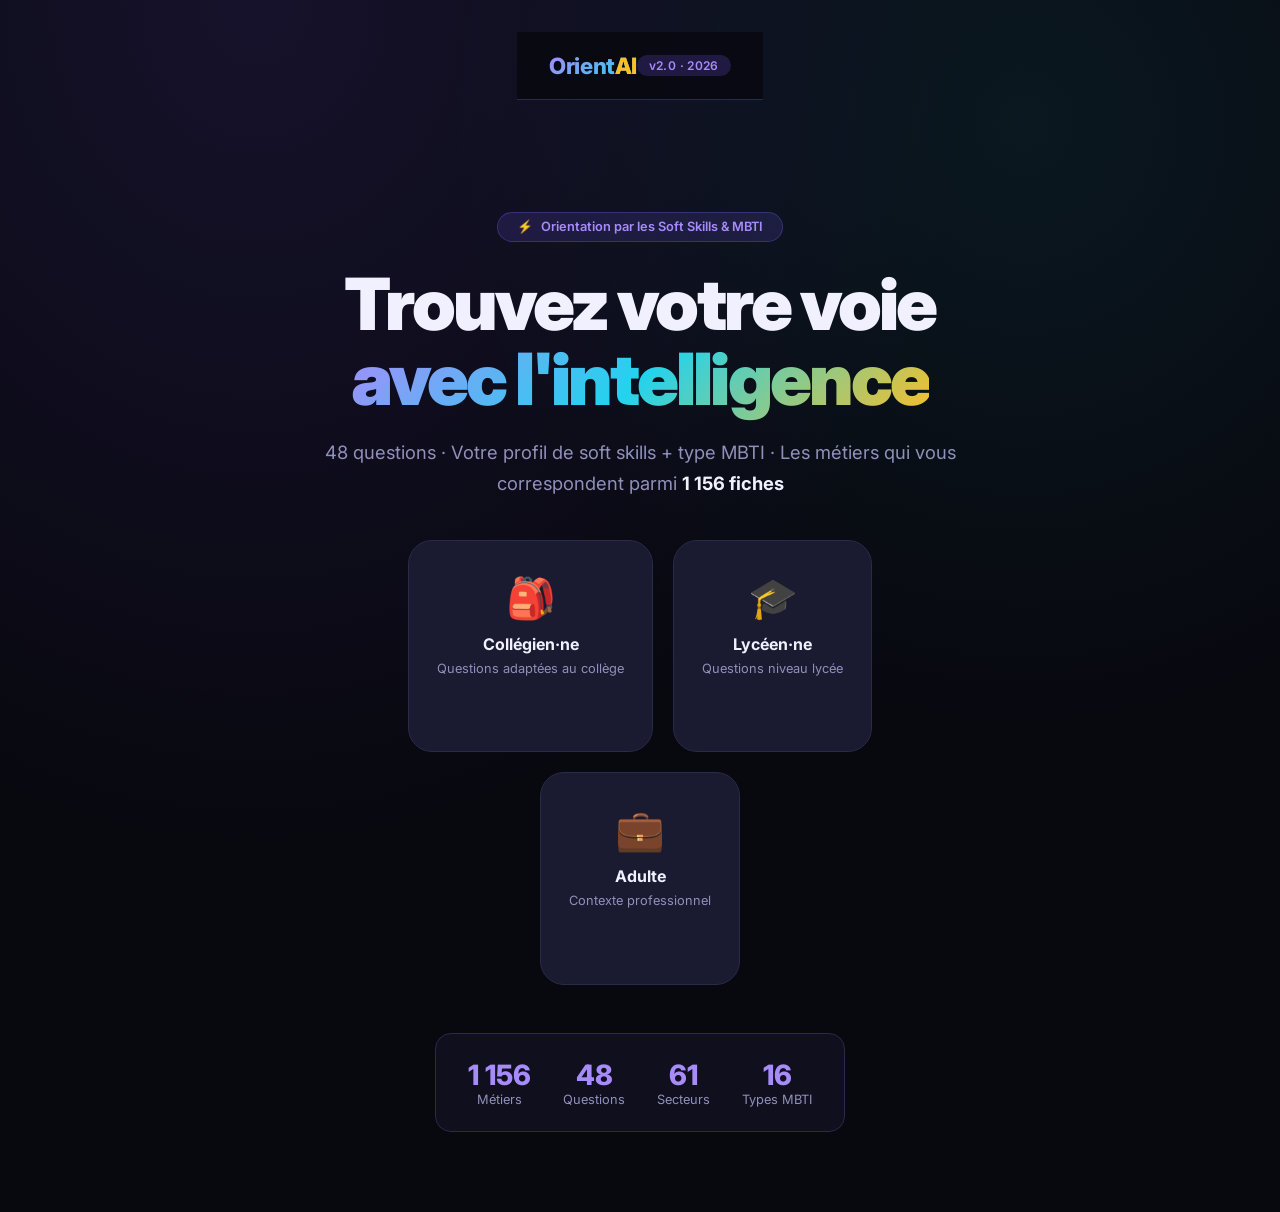
<file: OrientAI_v2_48questions.html>
<!DOCTYPE html>
<html lang="fr">
<head>
<meta charset="UTF-8"/>
<meta name="viewport" content="width=device-width, initial-scale=1.0"/>
<title>OrientAI — Votre orientation par les soft skills & le MBTI</title>
<meta name="description" content="Découvrez les métiers qui vous correspondent grâce à 48 questions sur vos soft skills et votre profil MBTI. 1170 métiers analysés."/>
<link rel="preconnect" href="https://fonts.googleapis.com"/>
<link href="https://fonts.googleapis.com/css2?family=Inter:wght@300;400;500;600;700;800;900&display=swap" rel="stylesheet"/>
<style>
/* ═══════════════════════════════════════════════
   DESIGN SYSTEM
═══════════════════════════════════════════════ */
:root{
  --bg:#08080f;
  --bg2:#0f0f1e;
  --bg3:#14142a;
  --card:#1a1a30;
  --card2:#20203a;
  --border:#2a2a4a;
  --text:#f0f0ff;
  --text2:#9090bb;
  --text3:#5050aa;
  --accent:#7c5cfc;
  --accent2:#a78bfa;
  --cyan:#22d3ee;
  --gold:#fbbf24;
  --green:#4ade80;
  --pink:#f472b6;
  --red:#f87171;
  --r:1rem;
  --r2:1.5rem;
  --shadow:0 24px 80px rgba(0,0,0,.6);
  --glow:0 0 40px rgba(124,92,252,.15);
}
*{box-sizing:border-box;margin:0;padding:0;}
html{font-size:16px;scroll-behavior:smooth;}
body{
  font-family:'Inter',sans-serif;
  background:var(--bg);
  color:var(--text);
  min-height:100vh;
  overflow-x:hidden;
  background-image:
    radial-gradient(ellipse at 20% 0%,rgba(124,92,252,.12) 0%,transparent 50%),
    radial-gradient(ellipse at 80% 10%,rgba(34,211,238,.08) 0%,transparent 40%);
}

/* ─── SCREEN SYSTEM ─── */
.screen{display:none;min-height:100vh;animation:fadeIn .4s ease;}
.screen.active{display:flex;flex-direction:column;}
@keyframes fadeIn{from{opacity:0;transform:translateY(12px);}to{opacity:1;transform:none;}}

/* ─── PARTICLES BG ─── */
.particles{position:fixed;inset:0;pointer-events:none;z-index:0;overflow:hidden;}
.particle{
  position:absolute;border-radius:50%;
  animation:float linear infinite;
  opacity:.04;
}
@keyframes float{0%{transform:translateY(100vh) rotate(0);}100%{transform:translateY(-10vh) rotate(360deg);}}

/* ─── GLASS CARD ─── */
.glass{
  background:rgba(26,26,48,.7);
  backdrop-filter:blur(20px);
  border:1px solid var(--border);
  border-radius:var(--r2);
  box-shadow:var(--shadow),var(--glow);
}

/* ─── BUTTONS ─── */
.btn{
  display:inline-flex;align-items:center;justify-content:center;gap:.5rem;
  padding:.85rem 2rem;border-radius:999px;border:none;cursor:pointer;
  font-family:'Inter',sans-serif;font-size:1rem;font-weight:600;
  transition:all .2s;text-decoration:none;
}
.btn-primary{
  background:linear-gradient(135deg,var(--accent) 0%,#5b4fcf 100%);
  color:#fff;box-shadow:0 8px 32px rgba(124,92,252,.35);
}
.btn-primary:hover{transform:translateY(-2px);box-shadow:0 12px 40px rgba(124,92,252,.5);}
.btn-ghost{background:transparent;color:var(--text2);border:1px solid var(--border);}
.btn-ghost:hover{background:var(--card);color:var(--text);}
.btn-sm{padding:.5rem 1.2rem;font-size:.875rem;}
.btn-icon{padding:.85rem;border-radius:50%;}

/* ─── NAV ─── */
.nav{
  display:flex;align-items:center;justify-content:space-between;
  padding:1.25rem 2rem;position:sticky;top:0;z-index:100;
  background:rgba(8,8,15,.8);backdrop-filter:blur(12px);
  border-bottom:1px solid var(--border);
}
.logo{
  font-size:1.4rem;font-weight:800;
  background:linear-gradient(135deg,var(--accent2),var(--cyan));
  -webkit-background-clip:text;-webkit-text-fill-color:transparent;
  letter-spacing:-.02em;
}
.logo span{color:var(--gold);-webkit-text-fill-color:var(--gold);}

/* ─── PROGRESS BAR ─── */
.progress-wrap{
  width:100%;height:6px;background:var(--bg3);border-radius:3px;overflow:hidden;
  margin:.75rem 0;
}
.progress-bar{
  height:100%;border-radius:3px;
  background:linear-gradient(90deg,var(--accent),var(--cyan));
  transition:width .4s cubic-bezier(.4,0,.2,1);
}

/* ─── TAGS ─── */
.tag{
  display:inline-block;padding:.2rem .75rem;border-radius:999px;
  font-size:.75rem;font-weight:600;letter-spacing:.03em;
}
.tag-accent{background:rgba(124,92,252,.2);color:var(--accent2);}
.tag-cyan{background:rgba(34,211,238,.15);color:var(--cyan);}
.tag-gold{background:rgba(251,191,36,.15);color:var(--gold);}
.tag-green{background:rgba(74,222,128,.15);color:var(--green);}
.tag-pink{background:rgba(244,114,182,.15);color:var(--pink);}

/* ═══════════════════════════════════════════════
   SCREEN 1 — ACCUEIL
═══════════════════════════════════════════════ */
#screen-accueil{
  align-items:center;justify-content:center;
  padding:2rem;text-align:center;gap:3rem;
}
.hero{max-width:680px;margin:0 auto;}
.hero-badge{
  display:inline-flex;align-items:center;gap:.5rem;
  padding:.4rem 1.2rem;border-radius:999px;
  background:rgba(124,92,252,.15);border:1px solid rgba(124,92,252,.3);
  font-size:.8rem;font-weight:600;color:var(--accent2);margin-bottom:1.5rem;
}
.hero h1{
  font-size:clamp(2.5rem,6vw,4.5rem);font-weight:900;
  line-height:1.05;letter-spacing:-.04em;margin-bottom:1.25rem;
}
.hero h1 .grad{
  background:linear-gradient(135deg,var(--accent2) 0%,var(--cyan) 50%,var(--gold) 100%);
  -webkit-background-clip:text;-webkit-text-fill-color:transparent;
}
.hero p{font-size:1.15rem;color:var(--text2);line-height:1.7;margin-bottom:2.5rem;}
.profile-cards{
  display:flex;gap:1.25rem;justify-content:center;flex-wrap:wrap;
}
.profile-card{
  padding:2rem 1.75rem;border-radius:var(--r2);cursor:pointer;
  border:1.5px solid var(--border);background:var(--card);
  transition:all .25s;text-align:center;min-width:160px;
  position:relative;overflow:hidden;
}
.profile-card::before{
  content:'';position:absolute;inset:0;
  background:var(--gradient,linear-gradient(135deg,var(--accent),var(--cyan)));
  opacity:0;transition:.25s;
}
.profile-card:hover::before{opacity:.08;}
.profile-card:hover{border-color:var(--accent);transform:translateY(-4px);box-shadow:0 20px 60px rgba(0,0,0,.4);}
.profile-card .icon{font-size:2.5rem;margin-bottom:.75rem;display:block;}
.profile-card h3{font-size:1rem;font-weight:700;margin-bottom:.25rem;}
.profile-card p{font-size:.8rem;color:var(--text2);}
.stats-row{
  display:flex;gap:2rem;justify-content:center;flex-wrap:wrap;
  padding:1.5rem 2rem;background:var(--bg2);border-radius:var(--r);
  border:1px solid var(--border);
}
.stat{text-align:center;}
.stat .n{font-size:1.75rem;font-weight:800;color:var(--accent2);}
.stat .l{font-size:.8rem;color:var(--text2);}

/* ═══════════════════════════════════════════════
   SCREEN 2 — QUIZ
═══════════════════════════════════════════════ */
#screen-quiz{padding:0;}
.quiz-header{
  padding:1rem 2rem;background:var(--bg2);border-bottom:1px solid var(--border);
}
.quiz-meta{display:flex;justify-content:space-between;align-items:center;margin-bottom:.5rem;}
.quiz-ss-label{
  font-size:.85rem;font-weight:700;color:var(--accent2);letter-spacing:.06em;text-transform:uppercase;
}
.quiz-counter{font-size:.85rem;color:var(--text3);}
.quiz-body{
  flex:1;display:flex;align-items:center;justify-content:center;
  padding:2rem;
}
.quiz-card{
  width:100%;max-width:700px;padding:2.5rem;
}
.question-sous-cat{
  font-size:.75rem;font-weight:600;color:var(--text3);
  text-transform:uppercase;letter-spacing:.08em;margin-bottom:.75rem;
}
.question-text{
  font-size:1.2rem;font-weight:600;line-height:1.6;
  margin-bottom:2rem;color:var(--text);
}
.options{display:grid;gap:.75rem;}
.option{
  display:flex;align-items:flex-start;gap:1rem;
  padding:1rem 1.25rem;border-radius:var(--r);
  border:1.5px solid var(--border);background:var(--card2);
  cursor:pointer;transition:all .2s;
}
.option:hover{border-color:var(--accent);background:rgba(124,92,252,.08);}
.option.selected{
  border-color:var(--accent);background:rgba(124,92,252,.15);
}
.option.correct{border-color:var(--green);background:rgba(74,222,128,.1);}
.option-letter{
  flex-shrink:0;width:2rem;height:2rem;border-radius:50%;
  display:flex;align-items:center;justify-content:center;
  font-size:.825rem;font-weight:700;
  background:var(--bg3);border:1px solid var(--border);
  color:var(--text2);transition:.2s;
}
.option.selected .option-letter{background:var(--accent);border-color:var(--accent);color:#fff;}
.option-text{font-size:.95rem;line-height:1.5;color:var(--text2);}

.quiz-nav{display:flex;justify-content:space-between;align-items:center;margin-top:2rem;}

/* ═══════════════════════════════════════════════
   SCREEN 3 — PROFIL
═══════════════════════════════════════════════ */
#screen-profil{padding:2rem;gap:2rem;align-items:center;}
.profil-wrap{width:100%;max-width:800px;}
.profil-header{margin-bottom:2rem;text-align:center;}
.profil-header h2{font-size:2rem;font-weight:800;margin-bottom:.5rem;}

.mbti-box{
  display:flex;gap:.75rem;flex-wrap:wrap;justify-content:center;
  margin:1.25rem 0;
}
.mbti-letter{
  width:70px;height:70px;border-radius:var(--r);
  display:flex;flex-direction:column;align-items:center;justify-content:center;gap:.2rem;
  font-size:2rem;font-weight:900;
  background:linear-gradient(135deg,var(--accent),#5b4fcf);
  box-shadow:0 8px 24px rgba(124,92,252,.3);
}
.mbti-letter small{font-size:.6rem;font-weight:500;opacity:.7;text-transform:uppercase;}

.mbti-desc{
  padding:1rem 1.5rem;border-radius:var(--r);
  background:rgba(124,92,252,.1);border:1px solid rgba(124,92,252,.2);
  font-size:.9rem;color:var(--text2);text-align:center;margin-bottom:1.5rem;
}

.ss-bars{display:grid;gap:.875rem;margin-bottom:2rem;}
.ss-bar-item{}
.ss-bar-header{
  display:flex;justify-content:space-between;align-items:center;
  margin-bottom:.4rem;
}
.ss-bar-name{font-size:.875rem;font-weight:600;}
.ss-bar-level{
  font-size:.75rem;font-weight:700;padding:.15rem .6rem;border-radius:999px;
}
.ss-bar-bg{height:8px;background:var(--bg3);border-radius:4px;overflow:hidden;}
.ss-bar-fill{height:100%;border-radius:4px;transition:width .8s cubic-bezier(.4,0,.2,1);}
.level-1 .ss-bar-fill{background:linear-gradient(90deg,#f87171,#fbbf24);}
.level-2 .ss-bar-fill{background:linear-gradient(90deg,#fbbf24,#4ade80);}
.level-3 .ss-bar-fill{background:linear-gradient(90deg,#4ade80,#22d3ee);}
.level-1 .ss-bar-level{background:rgba(248,113,113,.15);color:#f87171;}
.level-2 .ss-bar-level{background:rgba(251,191,36,.15);color:#fbbf24;}
.level-3 .ss-bar-level{background:rgba(74,222,128,.15);color:#4ade80;}

.filters-section{margin-bottom:1.5rem;}
.filters-section h3{font-size:.875rem;font-weight:700;color:var(--text2);text-transform:uppercase;letter-spacing:.08em;margin-bottom:.75rem;}
.filters-grid{display:flex;gap:.5rem;flex-wrap:wrap;}
.filter-select{
  background:var(--card2);border:1px solid var(--border);
  color:var(--text);border-radius:.5rem;padding:.5rem 1rem;
  font-family:'Inter',sans-serif;font-size:.875rem;cursor:pointer;
  flex:1;min-width:200px;
}
.filter-select:focus{outline:none;border-color:var(--accent);}

/* ═══════════════════════════════════════════════
   SCREEN 4 — LOADING
═══════════════════════════════════════════════ */
#screen-loading{
  align-items:center;justify-content:center;gap:2rem;text-align:center;
}
.spinner-wrap{position:relative;width:100px;height:100px;}
.spinner{
  width:100px;height:100px;border-radius:50%;
  border:3px solid var(--border);
  border-top-color:var(--accent);
  border-right-color:var(--cyan);
  animation:spin 1s linear infinite;
}
.spinner-inner{
  position:absolute;inset:12px;border-radius:50%;
  border:3px solid transparent;
  border-top-color:var(--gold);
  animation:spin .7s linear infinite reverse;
}
@keyframes spin{to{transform:rotate(360deg);}}
.loading-text{font-size:1.1rem;font-weight:600;color:var(--text2);}
.loading-dots span{animation:blink 1.4s infinite;display:inline-block;}
.loading-dots span:nth-child(2){animation-delay:.2s;}
.loading-dots span:nth-child(3){animation-delay:.4s;}
@keyframes blink{0%,80%,100%{opacity:.3;}40%{opacity:1;}}

/* ═══════════════════════════════════════════════
   SCREEN 5 — RÉSULTATS
═══════════════════════════════════════════════ */
#screen-resultats{padding:1.5rem 1rem;}
.resultats-header{text-align:center;padding:1.5rem;margin-bottom:1.5rem;}
.resultats-header h2{font-size:1.75rem;font-weight:800;margin-bottom:.5rem;}
.resultats-header p{color:var(--text2);font-size:.95rem;}
.resultats-grid{
  display:grid;
  grid-template-columns:repeat(auto-fill,minmax(320px,1fr));
  gap:1rem;
  max-width:1200px;margin:0 auto 2rem;
}
.metier-card{
  padding:1.25rem 1.5rem;border-radius:var(--r);
  border:1.5px solid var(--border);background:var(--card);
  transition:all .2s;position:relative;overflow:hidden;
}
.metier-card::before{
  content:'';position:absolute;left:0;top:0;bottom:0;width:4px;
  background:linear-gradient(180deg,var(--accent),var(--cyan));
  border-radius:2px 0 0 2px;
}
.metier-card:hover{border-color:var(--accent);transform:translateY(-2px);box-shadow:0 12px 40px rgba(0,0,0,.3);}
.metier-rank{
  position:absolute;top:1rem;right:1rem;
  font-size:.75rem;font-weight:700;color:var(--text3);
}
.metier-score{
  font-size:2rem;font-weight:900;
  line-height:1;margin-bottom:.25rem;
}
.metier-score.s-high{color:var(--green);}
.metier-score.s-mid{color:var(--gold);}
.metier-score.s-low{color:var(--text2);}
.metier-name{font-size:1rem;font-weight:700;margin-bottom:.5rem;line-height:1.3;}
.metier-tags{display:flex;gap:.4rem;flex-wrap:wrap;margin-bottom:.75rem;}
.metier-actions{display:flex;gap:.5rem;align-items:center;margin-top:.75rem;}
.metier-desc{
  font-size:.8rem;color:var(--text2);line-height:1.5;
  margin-bottom:.5rem;
  display:-webkit-box;-webkit-line-clamp:2;-webkit-box-orient:vertical;overflow:hidden;
}
.btn-onisep{
  font-size:.75rem;padding:.35rem .9rem;
  background:rgba(34,211,238,.1);color:var(--cyan);border:1px solid rgba(34,211,238,.2);
  border-radius:999px;text-decoration:none;font-weight:600;
  transition:.2s;display:inline-flex;align-items:center;gap:.3rem;
}
.btn-onisep:hover{background:rgba(34,211,238,.2);}
.no-lien{font-size:.75rem;color:var(--text3);}

/* ─── RESPONSIVE ─── */
@media(max-width:600px){
  .profile-cards{flex-direction:column;align-items:center;}
  .profile-card{width:100%;max-width:320px;}
  .mbti-letter{width:55px;height:55px;font-size:1.5rem;}
  .quiz-card{padding:1.5rem;}
  .question-text{font-size:1rem;}
  .resultats-grid{grid-template-columns:1fr;}
}

/* ─── SCROLLBAR ─── */
::-webkit-scrollbar{width:6px;}
::-webkit-scrollbar-track{background:var(--bg);}
::-webkit-scrollbar-thumb{background:var(--border);border-radius:3px;}
::-webkit-scrollbar-thumb:hover{background:var(--text3);}

/* ─── CHIP FILTER ACTIVE ─── */
.filter-chip{
  padding:.4rem 1rem;border-radius:999px;font-size:.8rem;font-weight:600;
  border:1px solid var(--border);background:var(--card2);color:var(--text2);
  cursor:pointer;transition:.2s;
}
.filter-chip.active{background:rgba(124,92,252,.2);border-color:var(--accent);color:var(--accent2);}
.filter-chip:hover{border-color:var(--accent);}

/* ─── PROFIL SUMMARY ─── */
.profil-summary-bar{
  display:flex;flex-wrap:wrap;gap:.75rem;justify-content:center;margin-bottom:1.5rem;
}
</style>
</head>
<body>

<!-- PARTICLES -->
<div class="particles" id="particles"></div>

<!-- ═══════════════════════════════════
     SCREEN 1 — ACCUEIL
═══════════════════════════════════ -->
<section class="screen active" id="screen-accueil">
  <nav class="nav">
    <div class="logo">Orient<span>AI</span></div>
    <div class="tag tag-accent">v2.0 · 2026</div>
  </nav>

  <div class="hero" style="padding:4rem 1.5rem 0;">
    <div class="hero-badge">
      <span>⚡</span>
      Orientation par les Soft Skills & MBTI
    </div>
    <h1>Trouvez votre voie<br/><span class="grad">avec l'intelligence</span></h1>
    <p>48 questions · Votre profil de soft skills + type MBTI · Les métiers qui vous correspondent parmi <strong style="color:var(--text)">1 156 fiches</strong></p>

    <div class="profile-cards">
      <div class="profile-card" onclick="startQuiz('college')" style="--gradient:linear-gradient(135deg,#f472b6,#a78bfa)">
        <span class="icon">🎒</span>
        <h3>Collégien·ne</h3>
        <p>Questions adaptées au collège</p>
      </div>
      <div class="profile-card" onclick="startQuiz('lycee')" style="--gradient:linear-gradient(135deg,#7c5cfc,#22d3ee)">
        <span class="icon">🎓</span>
        <h3>Lycéen·ne</h3>
        <p>Questions niveau lycée</p>
      </div>
      <div class="profile-card" onclick="startQuiz('adulte')" style="--gradient:linear-gradient(135deg,#fbbf24,#f97316)">
        <span class="icon">💼</span>
        <h3>Adulte</h3>
        <p>Contexte professionnel</p>
      </div>
    </div>
  </div>

  <div class="stats-row" style="max-width:520px;margin:0 auto 3rem;">
    <div class="stat"><div class="n" id="stat-metiers">1 156</div><div class="l">Métiers</div></div>
    <div class="stat"><div class="n">48</div><div class="l">Questions</div></div>
    <div class="stat"><div class="n">61</div><div class="l">Secteurs</div></div>
    <div class="stat"><div class="n">16</div><div class="l">Types MBTI</div></div>
  </div>
</section>

<!-- ═══════════════════════════════════
     SCREEN 2 — QUIZ
═══════════════════════════════════ -->
<section class="screen" id="screen-quiz">
  <div class="quiz-header">
    <div class="quiz-meta">
      <span class="quiz-ss-label" id="quiz-ss-label">Communication</span>
      <span class="quiz-counter" id="quiz-counter">Question 1/48</span>
    </div>
    <div class="progress-wrap"><div class="progress-bar" id="quiz-progress" style="width:0%"></div></div>
  </div>

  <div class="quiz-body">
    <div class="quiz-card glass">
      <div class="question-sous-cat" id="q-sous-cat"></div>
      <div class="question-text" id="q-text">Question en cours de chargement…</div>
      <div class="options" id="q-options"></div>
      <div class="quiz-nav">
        <button class="btn btn-ghost btn-sm" id="btn-prev" onclick="prevQuestion()">← Précédent</button>
        <button class="btn btn-primary btn-sm" id="btn-next" onclick="nextQuestion()" style="display:none">Suivant →</button>
      </div>
    </div>
  </div>
</section>

<!-- ═══════════════════════════════════
     SCREEN 3 — PROFIL
═══════════════════════════════════ -->
<section class="screen" id="screen-profil">
  <nav class="nav">
    <div class="logo">Orient<span>AI</span></div>
    <button class="btn btn-ghost btn-sm" onclick="showScreen('screen-accueil')">⟵ Accueil</button>
  </nav>

  <div class="profil-wrap">
    <div class="profil-header glass" style="padding:2rem;border-radius:var(--r2);margin-bottom:2rem;">
      <p style="font-size:.8rem;color:var(--text3);text-transform:uppercase;letter-spacing:.08em;margin-bottom:.5rem;">Votre profil</p>
      <h2 id="profil-titre">Mon profil OrientAI</h2>

      <div class="mbti-box" id="mbti-box"></div>
      <div class="mbti-desc" id="mbti-desc"></div>

      <div class="ss-bars" id="ss-bars"></div>
    </div>

    <div class="glass" style="padding:1.5rem;border-radius:var(--r2);margin-bottom:1.5rem;">
      <div class="filters-section">
        <h3>🎯 Filtrer les résultats (optionnel)</h3>
        <div class="filters-grid" style="margin-bottom:1rem;">
          <select class="filter-select" id="filter-secteur">
            <option value="">Tous les secteurs</option>
          </select>
          <select class="filter-select" id="filter-niveau">
            <option value="">Tous les niveaux</option>
            <option>Opérationnel</option>
            <option>Manager</option>
            <option>Responsable</option>
            <option>Directeur</option>
            <option>PDG / Dirigeant</option>
            <option>Entrepreneur</option>
          </select>
        </div>
      </div>

      <button class="btn btn-primary" onclick="lancerMatching()" style="width:100%;font-size:1.05rem;padding:1rem;">
        🚀 Voir mes métiers
      </button>
    </div>
  </div>
</section>

<!-- ═══════════════════════════════════
     SCREEN 4 — LOADING
═══════════════════════════════════ -->
<section class="screen" id="screen-loading">
  <div class="spinner-wrap">
    <div class="spinner"></div>
    <div class="spinner-inner"></div>
  </div>
  <div class="loading-text">Calcul de votre profil <span class="loading-dots"><span>.</span><span>.</span><span>.</span></span></div>
  <p style="color:var(--text3);font-size:.875rem;">Analyse de 1 156 métiers en cours</p>
</section>

<!-- ═══════════════════════════════════
     SCREEN 5 — RÉSULTATS
═══════════════════════════════════ -->
<section class="screen" id="screen-resultats">
  <nav class="nav" style="position:sticky;top:0;">
    <div class="logo">Orient<span>AI</span></div>
    <div style="display:flex;gap:.75rem;align-items:center;">
      <div class="tag tag-accent" id="res-mbti-tag">INTJ</div>
      <button class="btn btn-ghost btn-sm" onclick="showScreen('screen-profil')">← Modifier</button>
      <button class="btn btn-primary btn-sm" onclick="recommencer()">↺ Recommencer</button>
    </div>
  </nav>

  <div class="resultats-header">
    <h2>Vos métiers compatibles</h2>
    <p id="res-subtitle">Top 30 métiers calculés sur votre profil</p>
  </div>

  <!-- Profil summary chips -->
  <div class="profil-summary-bar" id="res-summary"></div>

  <div class="resultats-grid" id="resultats-grid"></div>

  <div style="text-align:center;padding:2rem;">
    <button class="btn btn-primary" onclick="recommencer()">↺ Nouveau questionnaire</button>
  </div>
</section>

<!-- DATA EXTERNE -->
<script src="orientai_data.js"></script>

<script>
/* ═══════════════════════════════════════════════
   ÉTAT GLOBAL
═══════════════════════════════════════════════ */
let mode = null;        // 'lycee'|'adulte'|'college'
let questions = [];     // questions actives
let currentQ = 0;
let answers = {};       // {idx: 0..3}
let computedSS = [];    // [1..3]×8
let computedMBTI = '';  // 'INTJ'

const SS_LABELS = ["Communication","Esprit critique","Éthique","Intelligence émotionnelle","Intelligence sociale","Management de projet","Management d'équipe","Organisation"];

const MBTI_DESCS = {
  INTJ:"Architecte — Visionnaire logique, stratège indépendant.",
  INTP:"Logicien — Penseur analytique, curieux et inventif.",
  ENTJ:"Commandant — Leader charismatique, décideur et organisateur.",
  ENTP:"Innovateur — Débateur créatif, aimant résoudre des problèmes.",
  INFJ:"Avocat — Idéaliste inspirant, empathique et déterminé.",
  INFP:"Médiateur — Rêveur créatif, guidé par ses valeurs profondes.",
  ENFJ:"Protagoniste — Leader chaleureux, empathique et convaincant.",
  ENFP:"Animateur — Enthousiaste créatif, aimant les connexions.",
  ISTJ:"Logisticien — Fiable, méthodique, sens du devoir.",
  ISFJ:"Défenseur — Dévoué, attentionné, protecteur des traditions.",
  ESTJ:"Dirigeant — Organisateur efficace, autorité et structure.",
  ESFJ:"Consul — Social, attentif aux autres, sens de l'harmonie.",
  ISTP:"Virtuose — Pragmatique curieux, maître de la mécanique.",
  ISFP:"Aventurier — Artiste sensible, spontané et ouvert.",
  ESTP:"Entrepreneur — Dynamique, pragmatique, aime l'action.",
  ESFP:"Animateur scène — Spontané, enthousiaste, aime le plaisir."
};

/* ═══════════════════════════════════════════════
   PARTICLES
═══════════════════════════════════════════════ */
(function initParticles(){
  const c=document.getElementById('particles');
  const colors=['#7c5cfc','#22d3ee','#fbbf24','#a78bfa'];
  for(let i=0;i<18;i++){
    const p=document.createElement('div');
    p.className='particle';
    const sz=Math.random()*6+3;
    p.style.cssText=`
      width:${sz}px;height:${sz}px;
      background:${colors[i%colors.length]};
      left:${Math.random()*100}%;
      animation-duration:${Math.random()*25+15}s;
      animation-delay:${Math.random()*15}s;
    `;
    c.appendChild(p);
  }
})();

/* ═══════════════════════════════════════════════
   NAVIGATION
═══════════════════════════════════════════════ */
function showScreen(id){
  document.querySelectorAll('.screen').forEach(s=>s.classList.remove('active'));
  document.getElementById(id).classList.add('active');
  window.scrollTo(0,0);
}

/* ═══════════════════════════════════════════════
   QUIZ
═══════════════════════════════════════════════ */
function startQuiz(m){
  mode=m;
  questions=(m==='college')?ORIENTAI_Q_COLLEGE:ORIENTAI_Q_LYCEE;
  // Déduplique / nettoie
  questions=questions.filter(q=>q.q&&q.a&&q.a.length===4);
  currentQ=0;
  answers={};
  showScreen('screen-quiz');
  renderQuestion();
}

function renderQuestion(){
  const q=questions[currentQ];
  if(!q) return;

  const total=questions.length;
  document.getElementById('quiz-counter').textContent=`Question ${currentQ+1}/${total}`;
  document.getElementById('quiz-progress').style.width=`${(currentQ/total)*100}%`;
  document.getElementById('quiz-ss-label').textContent=SS_LABELS[q.ss]||'';
  document.getElementById('q-sous-cat').textContent=q.sous_cat||'';
  document.getElementById('q-text').textContent=q.q;

  const opts=document.getElementById('q-options');
  opts.innerHTML='';
  ['A','B','C','D'].forEach((letter,i)=>{
    const div=document.createElement('div');
    div.className='option'+(answers[currentQ]===i?' selected':'');
    div.id=`opt-${i}`;
    div.innerHTML=`
      <div class="option-letter">${letter}</div>
      <div class="option-text">${q.a[i]||''}</div>
    `;
    div.onclick=()=>selectOption(i);
    opts.appendChild(div);
  });

  document.getElementById('btn-prev').style.display=currentQ===0?'none':'';
  document.getElementById('btn-next').style.display=answers[currentQ]!==undefined?'':'none';
}

function selectOption(i){
  answers[currentQ]=i;
  document.querySelectorAll('.option').forEach((el,idx)=>{
    el.classList.toggle('selected',idx===i);
  });
  document.getElementById('btn-next').style.display='';

  // Auto-avance après 300ms
  setTimeout(()=>{
    if(currentQ<questions.length-1){
      currentQ++;
      renderQuestion();
    } else {
      computeResults();
    }
  },320);
}

function nextQuestion(){
  if(currentQ<questions.length-1){currentQ++;renderQuestion();}
  else computeResults();
}

function prevQuestion(){
  if(currentQ>0){currentQ--;renderQuestion();}
}

/* ═══════════════════════════════════════════════
   CALCUL SS + MBTI
═══════════════════════════════════════════════ */
function computeResults(){
  showScreen('screen-loading');

  setTimeout(()=>{
    // SS scores
    const ssRaw=[0,0,0,0,0,0,0,0];
    const ssMax=[0,0,0,0,0,0,0,0];

    questions.forEach((q,i)=>{
      const ans=answers[i];
      if(ans===undefined) return;
      const idx=q.ss;
      if(idx===undefined||idx<0||idx>7) return;

      ssMax[idx]+=2;

      let pts=0;
      if(q.scoring==='normal'){
        if(ans===0) pts=2;
        else if(ans===1) pts=1;
      } else {
        if(ans===2) pts=2;
        else if(ans===3) pts=1;
      }
      ssRaw[idx]+=pts;
    });

    // Normalise en niveau 1/2/3
    computedSS=ssRaw.map((raw,i)=>{
      const max=ssMax[i]||1;
      const pct=raw/max;
      if(pct>=0.65) return 3;
      if(pct>=0.35) return 2;
      return 1;
    });

    // MBTI
    const mbtiCounts={E:0,I:0,S:0,N:0,T:0,F:0,J:0,P:0};
    questions.forEach((q,i)=>{
      const ans=answers[i];
      if(ans===undefined||!q.mbti) return;
      const dim=q.mbti; // 'EI','SN','TF','JP'
      if(!dim) return;

      let letter=null;
      // Normal: A=first letter, B=second letter du couple
      // Inversé: C=second, D=first (ou inverse)
      const [l1,l2]=dim.split('');
      if(q.scoring==='normal'){
        if(ans===0||ans===1) letter=l1;
        else letter=l2;
      } else {
        if(ans===2||ans===3) letter=l1;
        else letter=l2;
      }
      if(letter && mbtiCounts[letter]!==undefined) mbtiCounts[letter]++;
    });

    computedMBTI=
      (mbtiCounts.E>=mbtiCounts.I?'E':'I')+
      (mbtiCounts.S>=mbtiCounts.N?'S':'N')+
      (mbtiCounts.T>=mbtiCounts.F?'T':'F')+
      (mbtiCounts.J>=mbtiCounts.P?'J':'P');

    renderProfil();
    showScreen('screen-profil');
  }, 1200);
}

/* ═══════════════════════════════════════════════
   PROFIL
═══════════════════════════════════════════════ */
function renderProfil(){
  // MBTI
  document.getElementById('profil-titre').textContent=
    `Profil ${computedMBTI} — ${MBTI_DESCS[computedMBTI]?.split('—')[0]?.trim()||computedMBTI}`;

  const mbtiBox=document.getElementById('mbti-box');
  mbtiBox.innerHTML='';
  const lbels={0:'Énergie',1:'Info',2:'Décision',3:'Action'};
  computedMBTI.split('').forEach((l,i)=>{
    mbtiBox.innerHTML+=`<div class="mbti-letter">${l}<small>${lbels[i]||''}</small></div>`;
  });

  document.getElementById('mbti-desc').textContent=
    MBTI_DESCS[computedMBTI]||'Profil MBTI calculé depuis vos réponses.';

  // SS bars
  const ssContainer=document.getElementById('ss-bars');
  ssContainer.innerHTML='';
  const levelLabels=['','Peu nécessaire','Nécessaire','Absolument nécessaire'];
  const pcts=[0,33,66,100];
  computedSS.forEach((lv,i)=>{
    const pct=pcts[lv]||0;
    ssContainer.innerHTML+=`
      <div class="ss-bar-item level-${lv}">
        <div class="ss-bar-header">
          <span class="ss-bar-name">${SS_LABELS[i]}</span>
          <span class="ss-bar-level">${levelLabels[lv]||lv}</span>
        </div>
        <div class="ss-bar-bg">
          <div class="ss-bar-fill" style="width:${pct}%"></div>
        </div>
      </div>
    `;
  });

  // Populate sector filter
  const secteurs=new Set();
  ORIENTAI_METIERS.forEach(m=>{
    if(m.s) m.s.split(' ; ').forEach(s=>secteurs.add(s.trim()));
  });
  const sel=document.getElementById('filter-secteur');
  sel.innerHTML='<option value="">Tous les secteurs</option>';
  [...secteurs].sort().forEach(s=>{
    sel.innerHTML+=`<option value="${s}">${s}</option>`;
  });

  document.getElementById('stat-metiers').textContent=ORIENTAI_METIERS.length.toLocaleString('fr');
}

/* ═══════════════════════════════════════════════
   MATCHING
═══════════════════════════════════════════════ */
function computeScore(ss_user, mbti_user, metier){
  // SS score (70%)
  let ss_score=0;
  for(let i=0;i<8;i++){
    const diff=Math.abs(ss_user[i]-metier.ss[i]);
    if(diff===0) ss_score+=3;
    else if(diff===1) ss_score+=1.5;
  }
  const ss_pct=ss_score/(8*3);

  // MBTI bonus (30%)
  const m_mbti=metier.mbti||'';
  let mbti_match=0;
  for(let i=0;i<4;i++){
    if(mbti_user[i]&&m_mbti[i]&&mbti_user[i]===m_mbti[i]) mbti_match++;
  }
  const mbti_pct=mbti_match/4;

  return Math.round((ss_pct*0.7+mbti_pct*0.3)*100);
}

function lancerMatching(){
  showScreen('screen-loading');

  const filterSecteur=document.getElementById('filter-secteur').value;
  const filterNiveau=document.getElementById('filter-niveau').value;

  setTimeout(()=>{
    let pool=[...ORIENTAI_METIERS];

    // Filtres
    if(filterSecteur){
      pool=pool.filter(m=>m.s&&m.s.split(' ; ').map(s=>s.trim()).includes(filterSecteur));
    }
    if(filterNiveau){
      pool=pool.filter(m=>m.n&&m.n.trim()===filterNiveau);
    }

    // Déduplique par nom (case insensitive)
    const seen=new Set();
    pool=pool.filter(m=>{
      const k=m.m.toLowerCase().trim();
      if(seen.has(k)) return false;
      seen.add(k);
      return true;
    });

    // Score
    const scored=pool.map(m=>({
      ...m,
      score:computeScore(computedSS,computedMBTI,m)
    }));

    // Tri décroissant
    scored.sort((a,b)=>b.score-a.score);

    // Top 30
    const top30=scored.slice(0,30);

    renderResultats(top30, filterSecteur, filterNiveau);
    showScreen('screen-resultats');
  }, 1200);
}

/* ═══════════════════════════════════════════════
   RÉSULTATS
═══════════════════════════════════════════════ */
function renderResultats(metiers, secteur, niveau){
  document.getElementById('res-mbti-tag').textContent=computedMBTI;

  const subtitle = metiers.length===0
    ? 'Aucun métier trouvé avec ces filtres — essayez sans filtre'
    : `${metiers.length} métier${metiers.length>1?'s':''} compatibles${secteur?' dans '+secteur:''}`;
  document.getElementById('res-subtitle').textContent=subtitle;

  // Summary chips
  const summary=document.getElementById('res-summary');
  summary.innerHTML=`<div class="tag tag-accent">MBTI : ${computedMBTI}</div>`;
  computedSS.forEach((lv,i)=>{
    const cols=['tag-accent','tag-accent','tag-gold','tag-green'];
    summary.innerHTML+=`<div class="tag ${cols[lv]||'tag-accent'}">${SS_LABELS[i]} · ${['','●','●●','●●●'][lv]}</div>`;
  });

  const grid=document.getElementById('resultats-grid');
  grid.innerHTML='';

  if(metiers.length===0){
    grid.innerHTML=`<div style="grid-column:1/-1;text-align:center;padding:3rem;color:var(--text2);">
      Aucun métier trouvé. Essayez de modifier les filtres.
    </div>`;
    return;
  }

  metiers.forEach((m,i)=>{
    const score=m.score;
    const scoreClass=score>=80?'s-high':score>=60?'s-mid':'s-low';

    const secteurTags=(m.s||'').split(' ; ').slice(0,2).map(s=>
      `<span class="tag tag-cyan">${s.trim()}</span>`
    ).join('');

    const niveauTag=m.n?`<span class="tag tag-gold">${m.n}</span>`:'';
    const mbtiTag=m.mbti?`<span class="tag tag-accent">${m.mbti}</span>`:'';

    const liensHTML=m.l&&m.l.startsWith('http')
      ?`<a href="${m.l}" target="_blank" rel="noopener" class="btn-onisep">🔗 Fiche ONISEP</a>`
      :`<span class="no-lien">Pas de lien</span>`;

    const descHTML=m.desc?`<div class="metier-desc">${m.desc}</div>`:'';

    grid.innerHTML+=`
      <div class="metier-card">
        <div class="metier-rank">#${i+1}</div>
        <div class="metier-score ${scoreClass}">${score}%</div>
        <div class="metier-name">${m.m}</div>
        <div class="metier-tags">${secteurTags}${niveauTag}${mbtiTag}</div>
        ${descHTML}
        <div class="metier-actions">${liensHTML}</div>
      </div>
    `;
  });
}

/* ═══════════════════════════════════════════════
   RECOMMENCER
═══════════════════════════════════════════════ */
function recommencer(){
  mode=null; questions=[]; currentQ=0; answers={};
  computedSS=[]; computedMBTI='';
  showScreen('screen-accueil');
}

/* ─── Init stat ─── */
document.addEventListener('DOMContentLoaded',()=>{
  if(typeof ORIENTAI_METIERS!=='undefined'){
    document.getElementById('stat-metiers').textContent=ORIENTAI_METIERS.length.toLocaleString('fr');
  }
});
</script>
</body>
</html>
</file>
